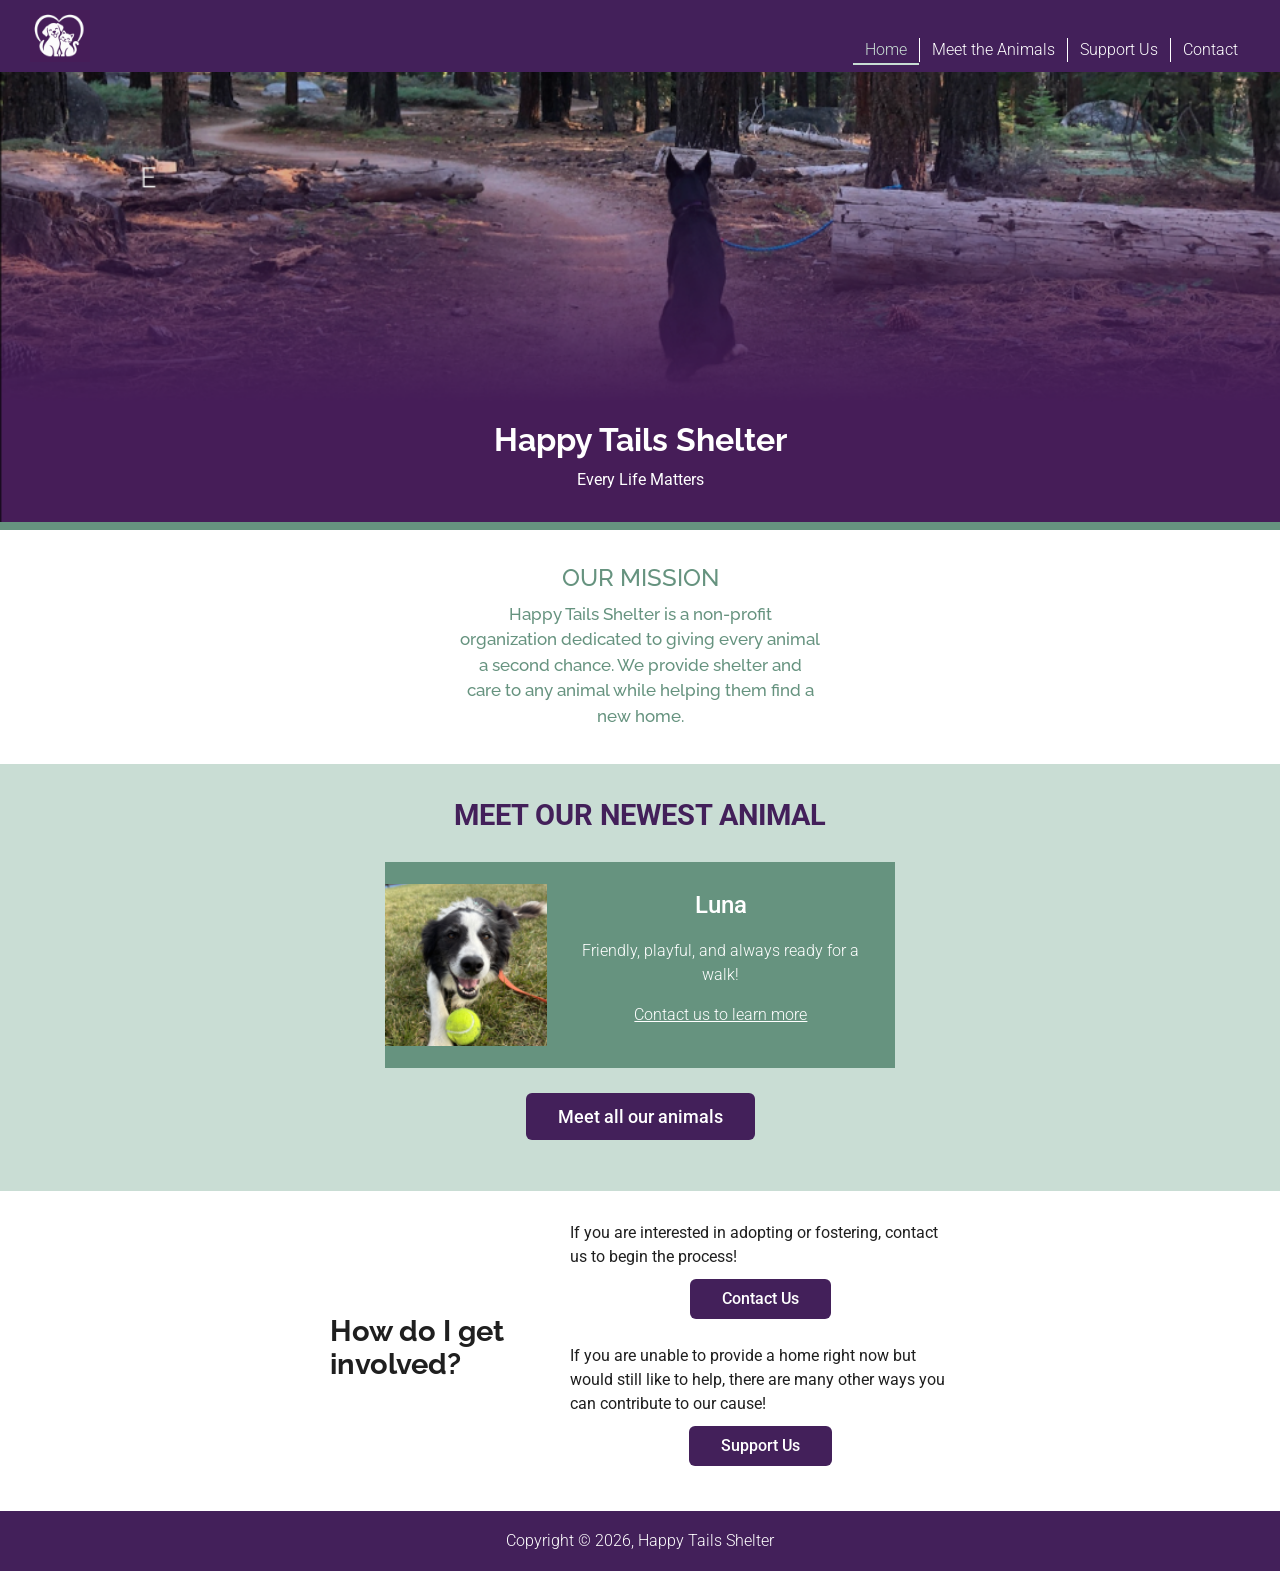
<file: index.html>
<!--
    Natalie Arai
    Business Website Assignment
    index.html - home page for Happy Tails Shelter
-->
<!DOCTYPE html>
<html>
    <head>
        <meta charset="utf-8">
        <meta name="viewport" content="width=device-width, initial-scale=1">
        <meta name="description" content="Happy Tails Shelter">
        <meta name="keywords" content="animal shelter, pet adoption, foster pets, non-profit, Happy Tails Shelter">
        <meta name="author" content="Natalie Arai">
        <title>Happy Tails Shelter | Home</title>
        <link rel="stylesheet" href="https://fonts.googleapis.com/css2?family=Raleway:wght@500;700&family=Roboto:wght@300;400;500&display=swap">
        <link rel="stylesheet" href="style.css">
    </head>
    <body>
        <header>
            <a href="index.html" class="logo"><img src="images/logo.png" alt="Happy Tails Shelter logo"></a>
            
            <!-- Nav bar -->
            <nav>
                <ul>
                    <li><a href="index.html" class="active">Home</a></li>
                    <li><a href="animals.html">Meet the Animals</a></li>
                    <li><a href="support.html">Support Us</a></li>
                    <li><a href="contact.html">Contact</a></li>
                </ul>
            </nav>
        </header>

        <!-- Hero section of the home page -->
        <section class="hero">
            <div class="hero-text">
                <h1>Happy Tails Shelter</h1>
                <p>Every Life Matters</p>
            </div>
        </section>

        <!-- section of homepage about the business mission -->
        <section class="section mission">
            <h2>Our Mission</h2>
            <p>Happy Tails Shelter is a non-profit organization dedicated to giving every animal a second chance. We provide shelter and care to any animal while helping them find a new home.</p>
        </section>

        <!-- section containing the newest animal -->
        <section class="section tinted">
            <div class="section-inner">
                <h2 class="section-title">Meet Our Newest Animal</h2>
                <article class="featured">
                    <img src="images/luna.jpg" alt="Luna">
                    <div class="featured-text">
                        <h3>Luna</h3>
                        <p>Friendly, playful, and always ready for a walk!</p>
                        <p><a href="contact.html">Contact us to learn more</a></p>
                    </div>
                </article>
                <p class="center"><a href="animals.html" class="btn btn-large">Meet all our animals</a></p>
            </div>
        </section>

        <!-- section containing other ways to get involved -->
        <section class="section">
            <div class="involved">
                <h2>How do I get involved?</h2>
                <div class="involved-options">
                    <div class="involved-option">
                        <p>If you are interested in adopting or fostering, contact us to begin the process!</p>
                        <p class="center"><a href="contact.html" class="btn">Contact Us</a></p>
                    </div>
                    <div class="involved-option">
                        <p>If you are unable to provide a home right now but would still like to help, there are many other ways you can contribute to our cause!</p>
                        <p class="center"><a href="support.html" class="btn">Support Us</a></p>
                    </div>
                </div>
            </div>
        </section>

        <!-- footer with copyright -->
        <footer>
            <p>Copyright &copy; 2026, Happy Tails Shelter</p>
        </footer>
    </body>
</html>
</file>
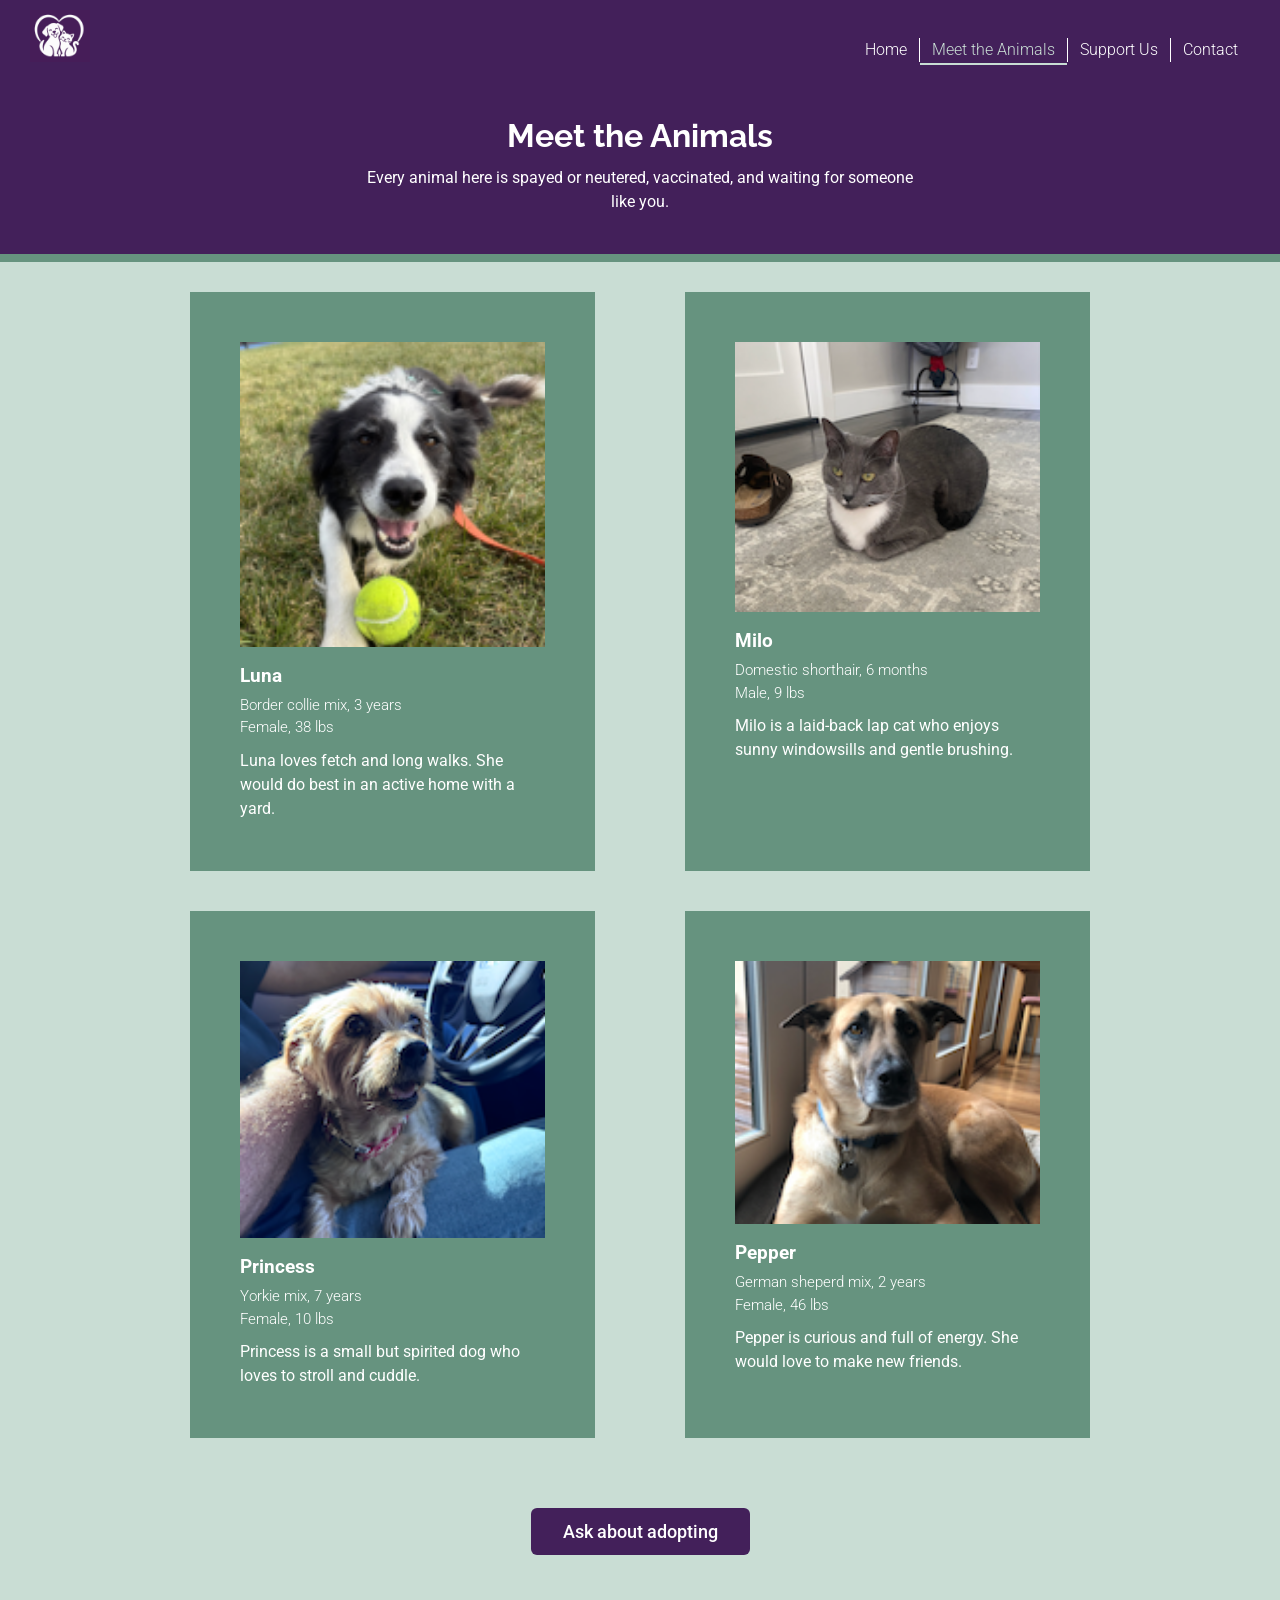
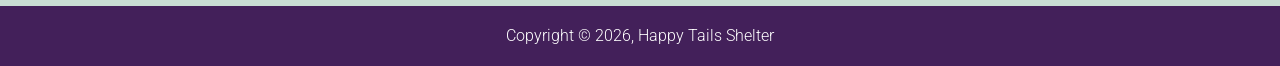
<file: animals.html>
<!--
    Natalie Arai
    Business Website Assignment
    animald.html - page showing animals for Happy Tails Shelter
-->
<!DOCTYPE html>
<html>
    <head>
        <meta charset="utf-8">
        <meta name="viewport" content="width=device-width, initial-scale=1">
        <meta name="description" content="Meet the dogs and cats">
        <meta name="keywords" content="adoptable dogs, adoptable cats, pet adoption, Happy Tails Shelter">
        <meta name="author" content="Natalie">
        <title>Happy Tails Shelter | Meet the Animals</title>
        <link rel="stylesheet" href="https://fonts.googleapis.com/css2?family=Raleway:wght@500;700&family=Roboto:wght@300;400;500&display=swap">
        <link rel="stylesheet" href="style.css">
    </head>
    <body>
        <header>
            <a href="index.html" class="logo"><img src="images/logo.png" alt="Happy Tails Shelter logo"></a>
            <nav>
                <ul>
                    <li><a href="index.html">Home</a></li>
                    <li><a href="animals.html" class="active">Meet the Animals</a></li>
                    <li><a href="support.html">Support Us</a></li>
                    <li><a href="contact.html">Contact</a></li>
                </ul>
            </nav>
        </header>
        <section class="page-banner">
            <h1>Meet the Animals</h1>
            <p>Every animal here is spayed or neutered, vaccinated, and waiting for someone like you.</p>
        </section>
        <section class="section tinted">
            <div class="section-inner">
                <!-- animal cards sit two per row on desktop and one per row on phone -->
                <div class="animal-list">
                    <article class="animal-card">
                        <img src="images/luna.jpg" alt="Luna">
                        <div class="animal-info">
                            <h3>Luna</h3>
                            <ul class="animal-details">
                                <li>Border collie mix, 3 years</li>
                                <li>Female, 38 lbs</li>
                            </ul>
                            <p>Luna loves fetch and long walks. She would do best in an active home with a yard.</p>
                        </div>
                    </article>
                    <article class="animal-card">
                        <img src="images/milo.jpg" alt="Milo">
                        <div class="animal-info">
                            <h3>Milo</h3>
                            <ul class="animal-details">
                                <li>Domestic shorthair, 6 months</li>
                                <li>Male, 9 lbs</li>
                            </ul>
                            <p>Milo is a laid-back lap cat who enjoys sunny windowsills and gentle brushing.</p>
                        </div>
                    </article>
                    <article class="animal-card">
                        <img src="images/princess.jpg" alt="Princess">
                        <div class="animal-info">
                            <h3>Princess</h3>
                            <ul class="animal-details">
                                <li>Yorkie mix, 7 years</li>
                                <li>Female, 10 lbs</li>
                            </ul>
                            <p>Princess is a small but spirited dog who loves to stroll and cuddle.</p>
                        </div>
                    </article>
                    <article class="animal-card">
                        <img src="images/pepper.jpg" alt="Pepper">
                        <div class="animal-info">
                            <h3>Pepper</h3>
                            <ul class="animal-details">
                                <li>German sheperd mix, 2 years</li>
                                <li>Female, 46 lbs</li>
                            </ul>
                            <p>Pepper is curious and full of energy. She would love to make new friends.</p>
                        </div>
                    </article>
                </div>
                <p class="center spaced-top"><a href="contact.html" class="btn btn-large">Ask about adopting</a></p>
            </div>
        </section>
        <footer>
            <p>Copyright &copy; 2026, Happy Tails Shelter</p>
        </footer>
    </body>
</html>
</file>
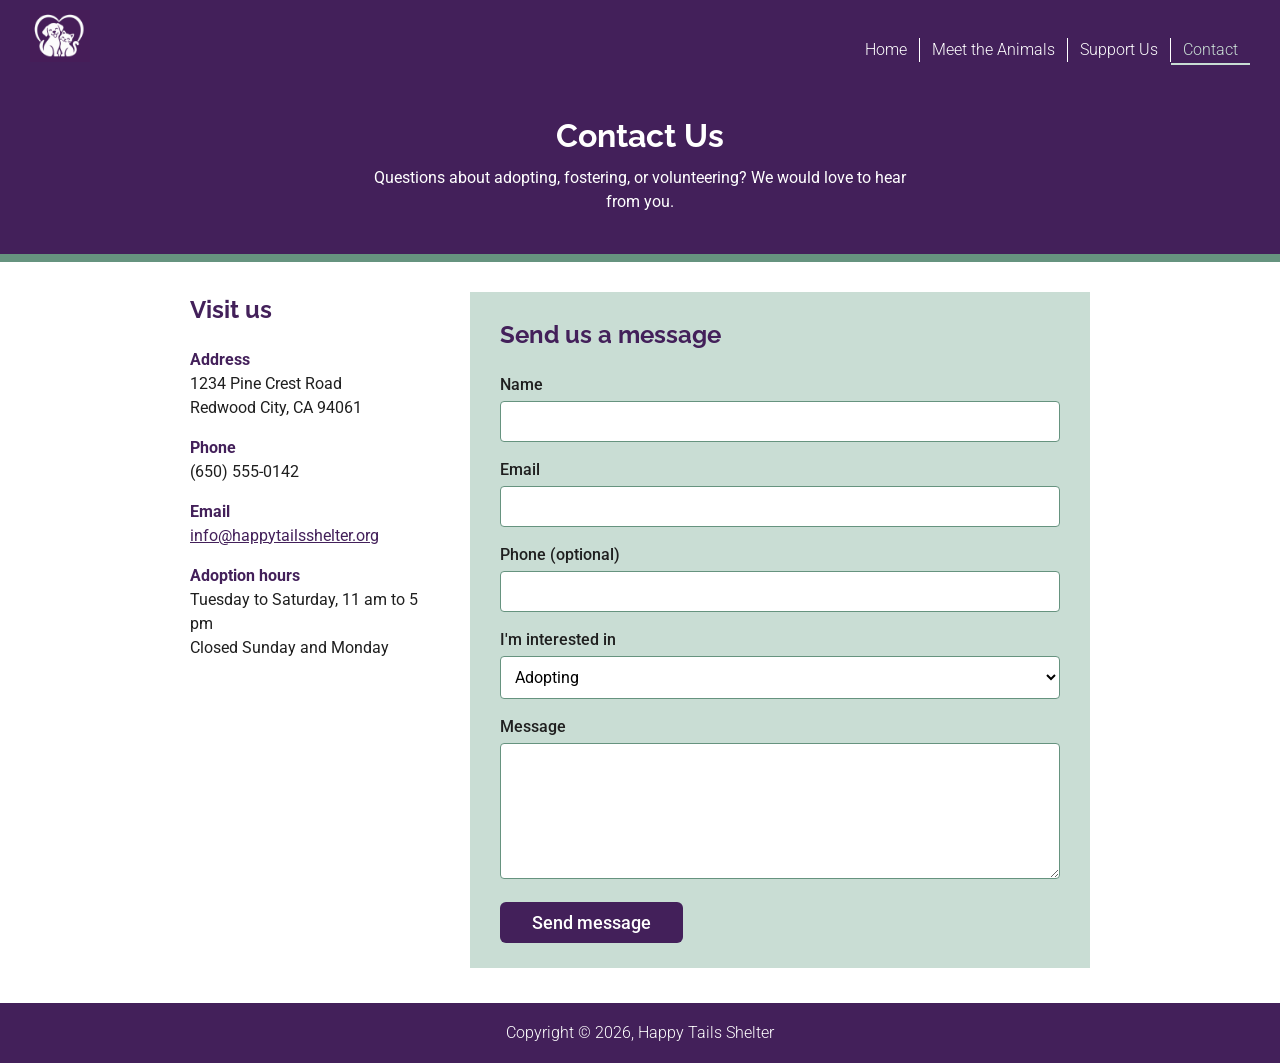
<file: contact.html>
<!--
    Natalie Arai
    Business Website Assignment
    contact.html - contact page for Happy Tails Shelter
-->
<!DOCTYPE html>
<html>
    <head>
        <meta charset="utf-8">
        <meta name="viewport" content="width=device-width, initial-scale=1">
        <meta name="description" content="Contact Happy Tails Shelter">
        <meta name="keywords" content="contact, adopt a pet, foster, volunteer, Happy Tails Shelter">
        <meta name="author" content="Natalie">
        <title>Happy Tails Shelter | Contact</title>
        <link rel="stylesheet" href="https://fonts.googleapis.com/css2?family=Raleway:wght@500;700&family=Roboto:wght@300;400;500&display=swap">
        <link rel="stylesheet" href="style.css">

        <!-- internal sylesheet used only for contact page -->
        <style type="text/css">
            .contact-layout {
                display:flex;
                max-width: 900px;
                margin: 0 auto;
            }
            .contact-info {
                flex-basis: 240px;
                flex-shrink: 0;
                margin-right: 40px;
            }
            .contact-info h2, .contact-form h2 {
                font-family: "Raleway", Arial, sans-serif;
                color: #43205a;
            }
            .contact-info strong {
                color: #43205a;
            }
            .contact-info a {
                color: #43205a;
            }
            .contact-info a:hover {
                color: #66937f;
            }
            .contact-form {
                flex-grow: 1;
                background-color: #c9ddd4;
                padding: 25px 30px;
            }
            .form-row {
                margin-bottom: 16px;
            }
            .contact-form label {
                display: block;
                font-weight: 500;
                margin-bottom: 4px;
            }
            .contact-form input, .contact-form select, .contact-form textarea {
                width: 100%;
                box-sizing: border-box;
                padding: 10px;
                font-family: "Roboto", Arial, sans-serif;
                font-size: 16px;
                border: 1px solid #66937f;
                border-radius: 4px;
                background-color: #ffffff;
            }
            /* for submit button */
            .contact-form input[type="submit"] {
                width: auto;
                border: none;
                background-color: #43205a;
                color: #ffffff;
                font-size: 18px;
                font-weight: 500;
                padding: 10px 32px;
                border-radius: 6px;
                cursor: pointer;
            }
            .contact-form input[type="submit"]:hover {
                background-color: #2e1340;
            }
            /* stacking info for phone display */
            @media (max-width: 700px) {
                .contact-layout {
                    flex-direction: column;
                }
                .contact-info {
                    flex-basis: auto;
                    margin: 0 0 25px;
                }
                .contact-form {
                    padding: 20px;
                }
            }
        </style>
    </head>
    <body>
        <header>
            <a href="index.html" class="logo"><img src="images/logo.png" alt="Happy Tails Shelter logo"></a>
            <nav>
                <ul>
                    <li><a href="index.html">Home</a></li>
                    <li><a href="animals.html">Meet the Animals</a></li>
                    <li><a href="support.html">Support Us</a></li>
                    <li><a href="contact.html" class="active">Contact</a></li>
                </ul>
            </nav>
        </header>
        <section class="page-banner">
            <h1>Contact Us</h1>
            <p>Questions about adopting, fostering, or volunteering? We would love to hear from you.</p>
        <!-- contact form section-->
        </section>
        <section class="section">
            <div class="contact-layout">
                <aside class="contact-info">
                    <h2>Visit us</h2>
                    <p><strong>Address</strong><br>1234 Pine Crest Road<br>Redwood City, CA 94061</p>
                    <p><strong>Phone</strong><br>(650) 555-0142</p>
                    <p><strong>Email</strong><br><a href="mailto:info@happytailsshelter.org">info@happytailsshelter.org</a></p>
                    <p><strong>Adoption hours</strong><br>Tuesday to Saturday, 11 am to 5 pm<br>Closed Sunday and Monday</p>
                </aside>
                <form class="contact-form" method="get" action="#">
                    <h2>Send us a message</h2>
                    <div class="form-row">
                        <label for="name">Name</label>
                        <input type="text" id="name" name="name" required>
                    </div>
                    <div class="form-row">
                        <label for="email">Email</label>
                        <input type="email" id="email" name="email" required>
                    </div>
                    <div class="form-row">
                        <label for="phone">Phone (optional)</label>
                        <input type="text" id="phone" name="phone">
                    </div>
                    <div class="form-row">
                        <label for="topic">I'm interested in</label>
                        <select id="topic" name="topic">
                            <option value="adopting">Adopting</option>
                            <option value="fostering">Fostering</option>
                            <option value="volunteering">Volunteering</option>
                            <option value="donating">Donating</option>
                            <option value="other">Something else</option>
                        </select>
                    </div>
                    <div class="form-row">
                        <label for="message">Message</label>
                        <textarea id="message" name="message" rows="6" required></textarea>
                        </div>
                    <input type="submit" value="Send message">
                </form>
            </div>
        </section>
        <footer>
            <p>Copyright &copy; 2026, Happy Tails Shelter</p>
        </footer>
    </body>
</html>
</file>
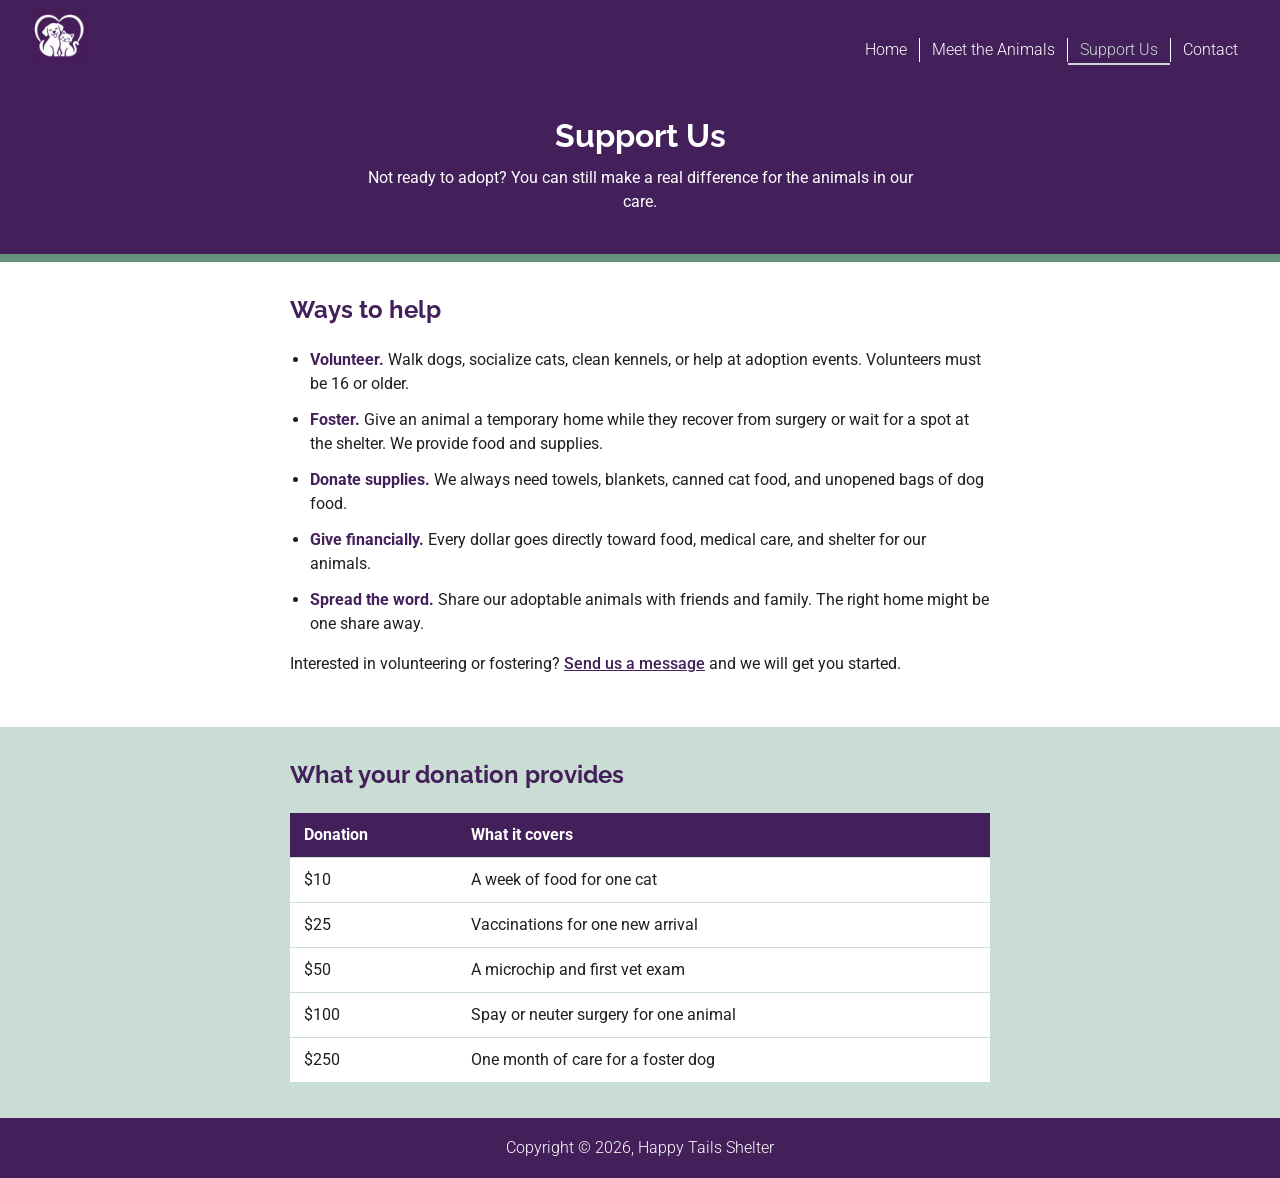
<file: support.html>
<!--
    Natalie Arai
    Business Website Assignment
    support.html - support page for Happy Tails Shelter
-->
<!DOCTYPE html>
<html>
    <head>
        <meta charset="utf-8">
        <meta name="viewport" content="width=device-width, initial-scale=1">
        <meta name="description" content="Volunteer, donate, or foster">
        <meta name="keywords" content="volunteer, donate, foster, animal shelter, Happy Tails Shelter">
        <meta name="author" content="Natalie">
        <title>Happy Tails Shelter | Support Us</title>
        <link rel="stylesheet" href="https://fonts.googleapis.com/css2?family=Raleway:wght@500;700&family=Roboto:wght@300;400;500&display=swap">
        <link rel="stylesheet" href="style.css">
    </head>
    <body>
        <header>
            <a href="index.html" class="logo"><img src="images/logo.png" alt="Happy Tails Shelter logo"></a>
            <nav>
                <ul>
                    <li><a href="index.html">Home</a></li>
                    <li><a href="animals.html">Meet the Animals</a></li>
                    <li><a href="support.html" class="active">Support Us</a></li>
                    <li><a href="contact.html">Contact</a></li>
                </ul>
            </nav>
        </header>
        <section class="page-banner">
            <h1>Support Us</h1>
            <p>Not ready to adopt? You can still make a real difference for the animals in our care.</p>
        </section>
        <section class="section">
            <div class="content-block">
                <h2>Ways to help</h2>
                <ul class="ways-list">
                    <li><strong>Volunteer.</strong> Walk dogs, socialize cats, clean kennels, or help at adoption events. Volunteers must be 16 or older.</li>
                    <li><strong>Foster.</strong> Give an animal a temporary home while they recover from surgery or wait for a spot at the shelter. We provide food and supplies.</li>
                    <li><strong>Donate supplies.</strong> We always need towels, blankets, canned cat food, and unopened bags of dog food.</li>
                    <li><strong>Give financially.</strong> Every dollar goes directly toward food, medical care, and shelter for our animals.</li>
                    <li><strong>Spread the word.</strong> Share our adoptable animals with friends and family. The right home might be one share away.</li>
                </ul>
                <p>Interested in volunteering or fostering? <a href="contact.html">Send us a message</a> and we will get you started.</p>
            </div>
        </section>
        <section class="section tinted">
            <div class="content-block">
                <h2>What your donation provides</h2>
                <div class="table-wrap">
                    <table class="impact-table">
                        <tr>
                            <th>Donation</th>
                            <th>What it covers</th>
                        </tr>
                        <tr>
                            <td>$10</td>
                            <td>A week of food for one cat</td>
                        </tr>
                        <tr>
                            <td>$25</td>
                            <td>Vaccinations for one new arrival</td>
                        </tr>
                        <tr>
                            <td>$50</td>
                            <td>A microchip and first vet exam</td>
                        </tr>
                        <tr>
                            <td>$100</td>
                            <td>Spay or neuter surgery for one animal</td>
                        </tr>
                        <tr>
                            <td>$250</td>
                            <td>One month of care for a foster dog</td>
                        </tr>
                    </table>
                </div>
            </div>
        </section>
        <footer>
            <p>Copyright &copy; 2026, Happy Tails Shelter</p>
        </footer>
    </body>
</html>
</file>
<file: style.css>
/*
    Natalie Arai
    Business Website Assignment
    style.css - external stylesheet for the website
*/

/* base styles */
body {
    margin: 0;
    font-family: "Roboto", Arial, sans-serif;
    color: #1f1f1f;
    background-color: #ffffff;
    line-height: 1.5;
}

/* adaptive images that do not go past their containers */
img {
    max-width: 100%;
    display: block;
}
h1, h2, h3 {
    margin-top: 0;
}

/* header (fixed page element #1) */
header {
    background-color: #43205a;
    display: flex;
    justify-content: space-between;
    align-items: flex-end;
    padding: 10px 30px;
}
.logo img {
    width: 60px;
    height: auto;
}
nav ul {
    list-style-type: none;
    display: flex;
    margin: 0;
    padding: 0;
}

/* divider line between menu items */
nav li {
    border-left: 1px solid #ffffff;
}
nav li:first-child {
    border-left: none;
}
nav a {
    color: #ffffff;
    text-decoration: none;
    font-weight: 300;
    padding: 4px 12px;
    border-bottom: 2px solid #43205a;
    transition-property: color, border-color;
    transition-duration: 0.2s;
}
 
/* Hover effect for menu links and highlight for the current page */
nav a:hover, nav a.active {
    color: #c9ddd4;
    border-bottom: 2px solid #c9ddd4;
}
 
/* hero background */
.hero {
    background-image: url("images/hero.jpg");
    background-size: cover;
    background-position: center bottom;
    background-color: #43205a;
    height: 450px;
    position: relative;
    border-bottom: 8px solid #66937f;
}
 
/* text on top of purple fade out for hero image; left and right set to 0 so it spans the full width */
.hero-text {
    position: absolute;
    left: 0;
    right: 0;
    bottom: 0;
    color: #ffffff;
    text-align: center;
    padding: 15px 20px 30px;
}
.hero-text h1 {
    font-family: "Raleway", Arial, sans-serif;
    font-size: 32px;
    margin-bottom: 4px;
}
.hero-text p {
    margin: 0;
}
 
/* smaller purple banner used on the inner pages */
.page-banner {
    background-color: #43205a;
    color: #ffffff;
    text-align: center;
    padding: 40px 20px;
    border-bottom: 8px solid #66937f;
}
.page-banner h1 {
    font-family: "Raleway", Arial, sans-serif;
    font-size: 32px;
    margin-bottom: 6px;
}
.page-banner p {
    max-width: 560px;
    margin: 0 auto;
}
 
/* page sections */
.section {
    padding: 30px 20px 35px;
} 
.tinted {
    background-color: #c9ddd4;
}
.section-inner {
    max-width: 900px;
    margin: 0 auto;
}
.section-title {
    color: #43205a;
    text-transform: uppercase;
    text-align: center;
    font-size: 29px;
}
.center {
    text-align: center;
}
.spaced-top {
    margin-top: 30px;
}
 
/* mission section of home page */
.mission {
    text-align: center;
    color: #66937f;
    font-family: "Raleway", Arial, sans-serif;
}
.mission h2 {
    font-size: 24px;
    font-weight: 500;
    text-transform: uppercase;
    margin-bottom: 6px;
}
.mission p {
    max-width: 360px;
    margin: 0 auto;
    font-size: 17px;
    font-weight: 500;
}
 
/* featured animal on home page */
.featured {
    display: flex;
    align-items: center;
    max-width: 510px;
    margin: 0 auto 25px;
    background-color: #66937f;
    color: #ffffff;
}
.featured img {
    width: 35%;
    height: auto;
}
.featured-text {
    flex-grow: 1;
    text-align: center;
    padding: 25px 30px;
    font-weight: 300;
}
.featured-text h3 {
    font-size: 24px;
    font-weight: 500;
    margin-bottom: 10px;
}
.featured-text a {
    color: #ffffff;
}
.featured-text a:hover {
    color: #43205a;
}
 
/* buttons */
.btn {
    display: inline-block;
    background-color: #43205a;
    color: #ffffff;
    text-decoration: none;
    font-family: "Roboto", Arial, sans-serif;
    font-size: 16px;
    font-weight: 500;
    padding: 8px 32px;
    border: none;
    border-radius: 6px;
    cursor: pointer;
    transition-property: background-color;
    transition-duration: 0.2s;
}
.btn:hover {
    background-color: #66937f;
}
 
/* on the light green background, darken it instead of turning it green */
.tinted .btn:hover {
    background-color: #2e1340;
}
.btn-large {
    font-size: 18px;
    padding: 10px 32px;
}
 
/* how a user can get involved */
.involved {
    display: flex;
    align-items: center;
    max-width: 620px;
    margin: 0 auto;
}
.involved h2 {
    font-family: "Raleway", Arial, sans-serif;
    font-size: 29px;
    line-height: 1.15;
    flex-basis: 200px;
    flex-shrink: 0;
    margin: 0 40px 0 0;
}
.involved-options {
    flex-grow: 1;
}
.involved-options p {
    margin: 0 0 10px;
}
 
/* space between the two options (only applies to an option that follows another) */
.involved-option + .involved-option {
    margin-top: 25px;
}
 
/* animal cards */
.animal-list {
    display: flex;
    flex-wrap: wrap;
    justify-content: space-between;
}
.animal-card {
    flex-basis: 45%;
    box-sizing: border-box;
    padding: 50px;
    margin-bottom: 40px;
    background-color: #66937f;
    color: #ffffff;
}
.animal-card img {
    width: 100%;
    height: auto;
}
.animal-info {
    padding: 15px 0 0;
}
.animal-info h3 {
    margin-bottom: 4px;
}
.animal-details {
    list-style-type: none;
    padding: 0;
    margin: 0 0 10px;
    font-size: 15px;
    font-weight: 300;
}
.animal-info p {
    margin: 0;
}
 
/* suppport us page */
.content-block {
    max-width: 700px;
    margin: 0 auto;
}
.content-block h2 {
    font-family: "Raleway", Arial, sans-serif;
    color: #43205a;
}
.ways-list {
    padding-left: 20px;
}
.ways-list li {
    margin-bottom: 12px;
}
.ways-list strong {
    color: #43205a;
}
 
/* hover effect for links inside regular page text */
.content-block a {
    color: #43205a;
    font-weight: 500;
}
.content-block a:hover {
    color: #66937f;
}
 
/* make table scroll sideways on narrow phones instead of squeezing */
.table-wrap {
    overflow-x: auto;
}
.impact-table {
    width: 100%;
    border-collapse: collapse;
    background-color: #ffffff;
}
.impact-table th, .impact-table td {
    padding: 10px 14px;
    text-align: left;
    border-bottom: 1px solid #c9ddd4;
}
.impact-table th {
    background-color: #43205a;
    color: #ffffff;
}
 
/* footer (another fixed element) */
footer {
    background-color: #43205a;
    color: #ffffff;
    text-align: center;
    padding: 18px 20px;
    font-weight: 300;
}
footer p {
    margin: 0;
}
 
/* responsiveness for tablets and phones */
@media (max-width: 700px) {
    header {
        flex-direction: column;
        align-items: center;
        padding: 12px 10px;
    }
    /* make the menu wrap onto a second line if it runs out of room */
    nav ul {
        flex-wrap: wrap;
        justify-content: center;
        margin-top: 10px;
    }
    nav li {
        margin-bottom: 6px;
    }
    nav a {
        padding: 4px 10px;
        font-size: 15px;
    }
    .hero {
        height: 280px;
    }
    .hero-text h1, .page-banner h1 {
        font-size: 26px;
    }
    .section-title {
        font-size: 22px;
    }
    /* stack the photo on top of the text */
    .featured {
        flex-direction: column;
    }
    .featured img {
        width: 100%;
    }
    .involved {
        flex-direction: column;
        text-align: center;
    }
    .involved h2 {
        flex-basis: auto;
        margin: 0 0 20px;
    }
    /* only one animal card per row */
    .animal-card {
        flex-basis: 100%;
    }
}
</file>
